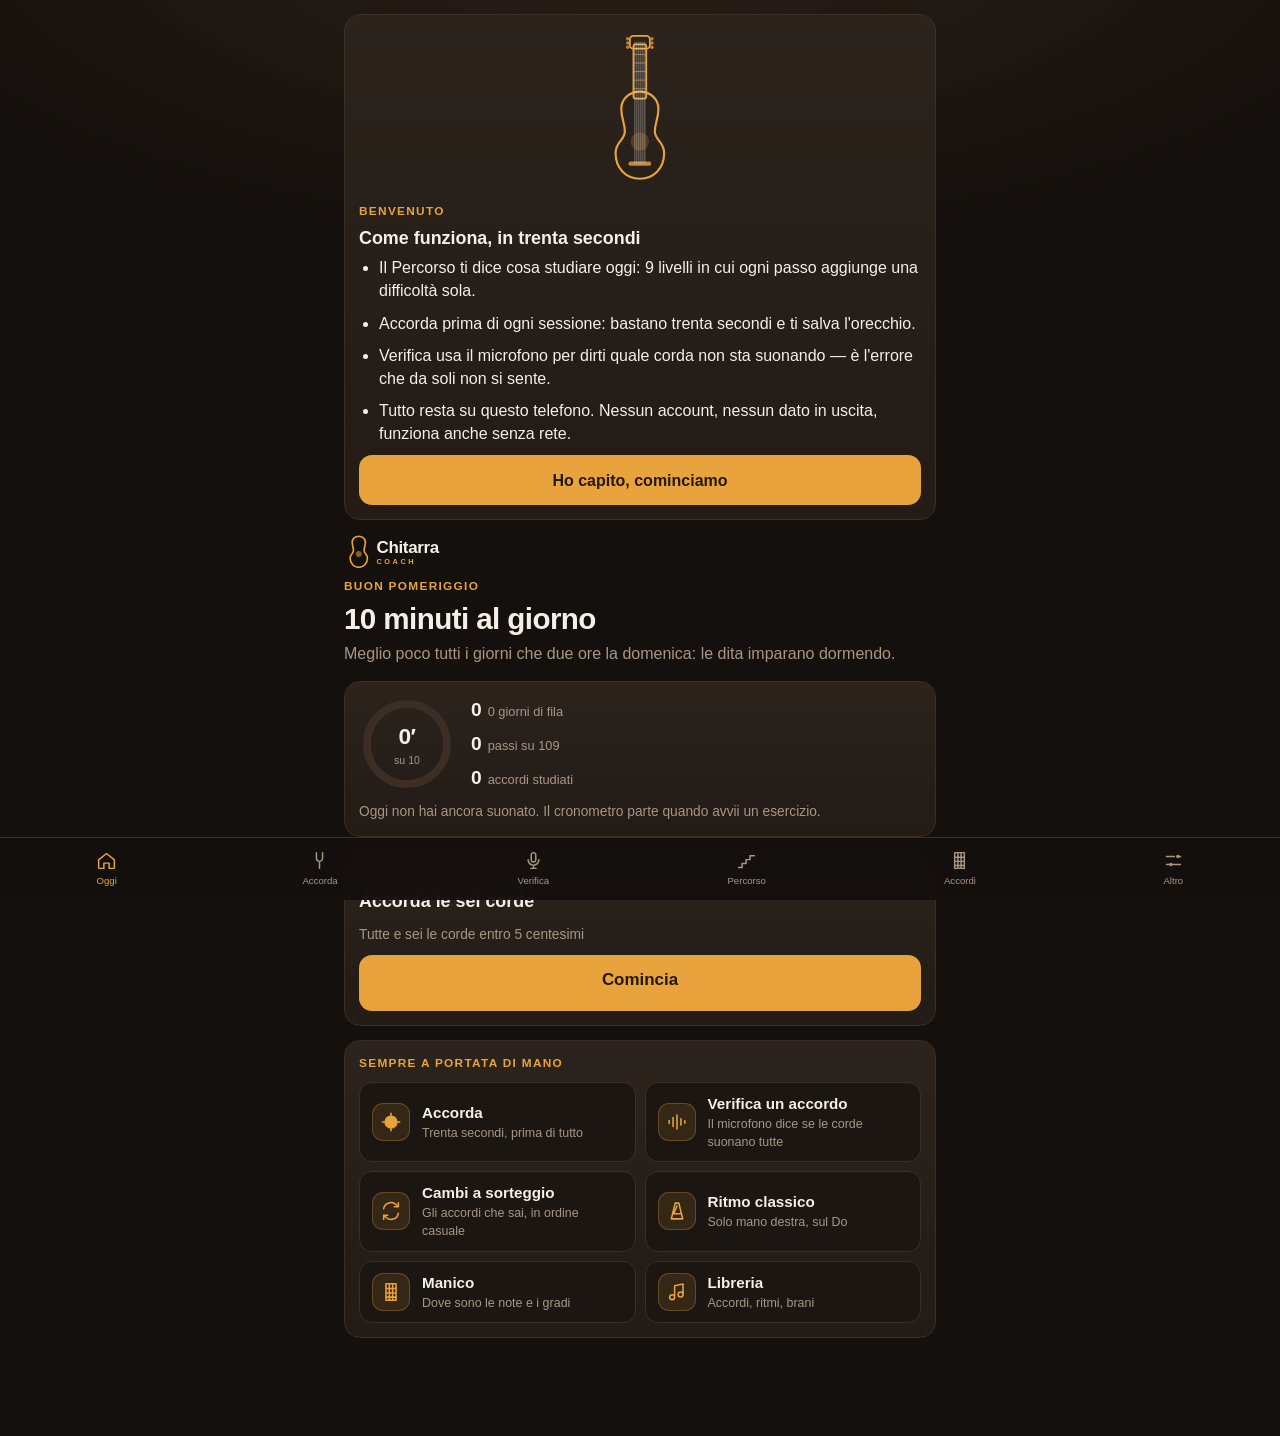
<file: index.html>
<!doctype html>
<html lang="it">
<head>
<meta charset="utf-8">
<title>Chitarra Coach</title>
<meta name="viewport" content="width=device-width, initial-scale=1, viewport-fit=cover">
<meta name="description" content="Accordatore e percorso di studio per chitarra acustica: accordi con diagrammi, barré, fingerpicking e verifica al microfono. Funziona senza rete.">
<meta name="theme-color" content="#14100d">
<meta name="color-scheme" content="dark light">

<!-- iOS: senza queste l'app aggiunta alla Home si apre come una scheda di Safari -->
<meta name="mobile-web-app-capable" content="yes">
<meta name="apple-mobile-web-app-capable" content="yes">
<meta name="apple-mobile-web-app-status-bar-style" content="black-translucent">
<meta name="apple-mobile-web-app-title" content="Chitarra">
<meta name="format-detection" content="telephone=no">

<link rel="manifest" href="app.webmanifest">
<link rel="icon" href="icons/icon-192.png" sizes="192x192" type="image/png">
<link rel="apple-touch-icon" href="icons/icon-180.png">
<link rel="stylesheet" href="css/app.css">
</head>
<body data-vista="oggi">

<main id="contenuto" role="main"></main>

<nav id="tabbar" aria-label="Sezioni"></nav>

<noscript>
  <p style="padding:1.5rem;color:#f4ece4">
    Questa app ha bisogno di JavaScript: l'accordatore misura il suono del microfono
    direttamente nel telefono, non c'è un server che possa farlo al posto tuo.
  </p>
</noscript>

<script type="module" src="js/main.js"></script>

<script>
// Rete di sicurezza per gli aggiornamenti. NON è paranoia preventiva: è già successo.
//
// Dopo un rilascio, il telefono che ha l'app installata resta per un caricamento sotto il
// service worker VECCHIO. Quello serve dalla cache i moduli che conosce e va in rete per
// quelli nuovi: il risultato è un miscuglio di due versioni, un modulo che chiede un
// export che nell'altra non esiste, e una pagina BIANCA senza spiegazione.
//
// Questo script è inline dentro index.html, che per le navigazioni si prende sempre dalla
// rete: quindi è l'unico pezzo di codice garantito aggiornato, e può rimediare.
(function () {
  var CHIAVE = 'chit-riparazione';
  function riparaUnaVolta(motivo) {
    if (sessionStorage.getItem(CHIAVE)) return;      // una sola volta: mai un ciclo di ricariche
    sessionStorage.setItem(CHIAVE, motivo);
    var lavori = [];
    if (navigator.serviceWorker) {
      lavori.push(navigator.serviceWorker.getRegistrations()
        .then(function (l) { return Promise.all(l.map(function (r) { return r.unregister(); })); }));
    }
    if (window.caches) {
      lavori.push(caches.keys().then(function (n) { return Promise.all(n.map(function (k) { return caches.delete(k); })); }));
    }
    Promise.all(lavori).catch(function () {}).then(function () { location.reload(); });
  }

  window.addEventListener('error', function (e) {
    var m = String((e && e.message) || '');
    if (/module|import|export/i.test(m)) riparaUnaVolta('moduli incoerenti');
  });

  // Se dopo qualche secondo non è comparso niente, qualcosa è andato storto comunque.
  setTimeout(function () {
    var c = document.getElementById('contenuto');
    if (c && c.children.length === 0) riparaUnaVolta('pagina rimasta vuota');
  }, 4000);

  if (sessionStorage.getItem(CHIAVE)) {
    window.addEventListener('load', function () {
      var c = document.getElementById('contenuto');
      if (c && c.children.length) sessionStorage.removeItem(CHIAVE);
    });
  }
})();
</script>
</body>
</html>
</file>
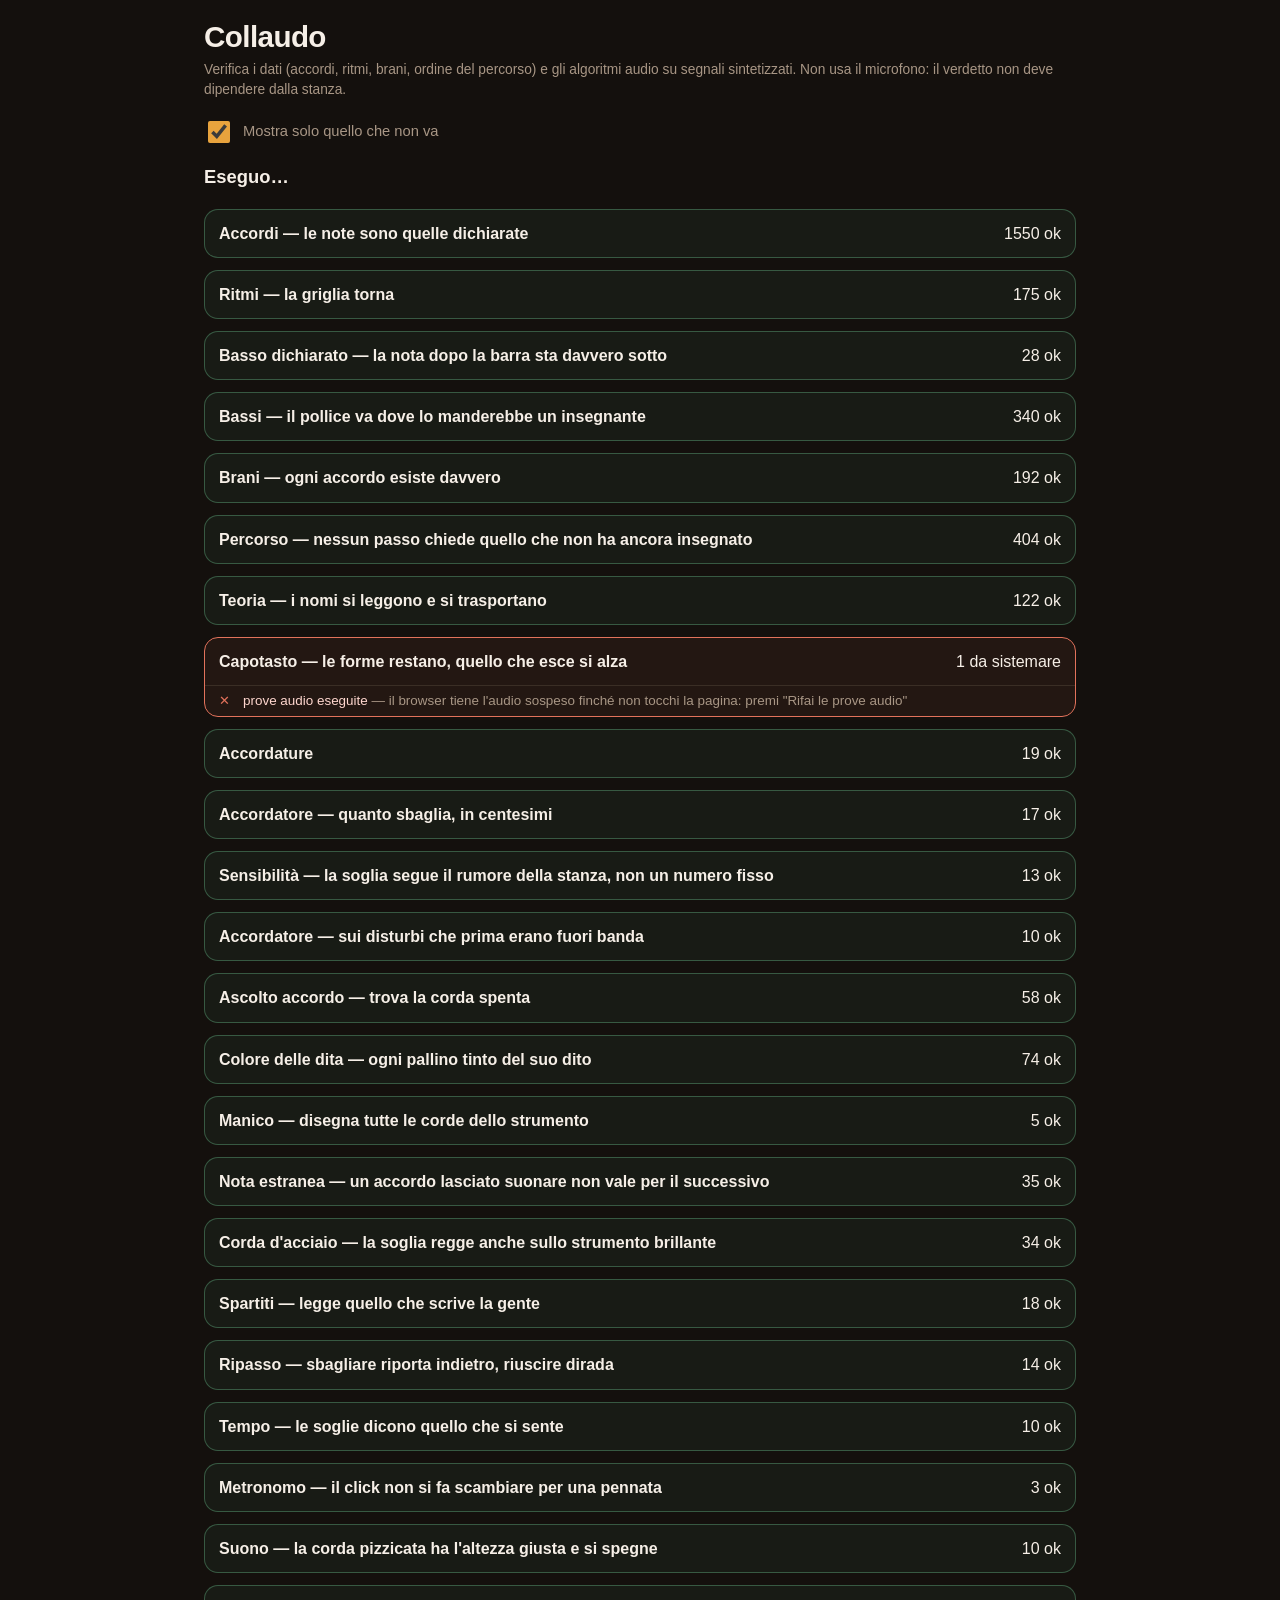
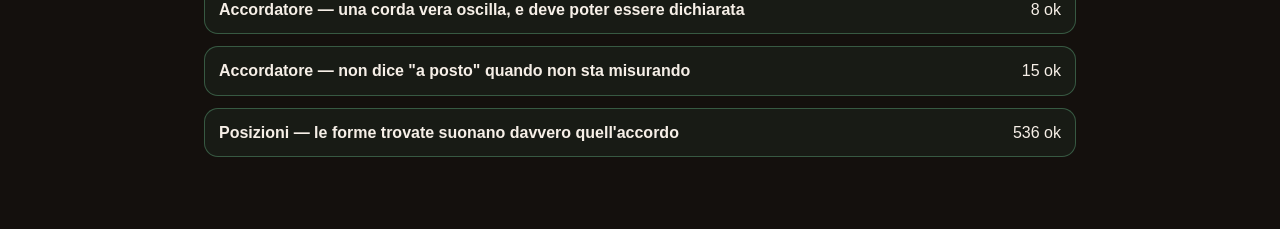
<file: collaudo.html>
<!doctype html>
<html lang="it">
<head>
<meta charset="utf-8">
<title>Chitarra Coach — collaudo</title>
<meta name="viewport" content="width=device-width, initial-scale=1">
<link rel="icon" href="icons/icon-192.png" sizes="192x192" type="image/png">
<link rel="stylesheet" href="css/app.css">
<style>
  body { background: #14100d; }
  #esito { max-width: 900px; margin: 0 auto; padding: 20px 14px 60px; }
  .gruppo { border: 1px solid var(--linea); border-radius: 14px; margin-bottom: 12px; overflow: hidden; }
  .gruppo > summary { padding: 12px 14px; cursor: pointer; display: flex; justify-content: space-between; gap: 10px; align-items: center; }
  .gruppo > summary::-webkit-details-marker { display: none; }
  .gruppo.verde { background: rgba(111,207,151,.06); border-color: rgba(111,207,151,.35); }
  .gruppo.rosso { background: rgba(226,114,91,.07); border-color: var(--rosso); }
  .prova { display: flex; gap: 8px; padding: 5px 14px; font-size: .84rem; border-top: 1px solid var(--linea); }
  .prova .segno { flex: 0 0 16px; }
  .prova.no { color: #ffd7cf; }
  .prova.no .segno { color: var(--rosso); }
  .prova.si .segno { color: var(--verde); }
  .prova .dett { color: var(--dim); }
  #riassunto { font-size: 1.15rem; font-weight: 700; margin: 10px 0 18px; }
  .solo-falliti .prova.si { display: none; }
  /* Le misure restano visibili anche col filtro: sono i numeri da cui si derivano le
     soglie, e nasconderli col resto delle prove riuscite significa non poterle tarare. */
  .solo-falliti .prova.si.misura { display: flex; }
  .prova.misura .segno { color: var(--turchese); }
  .prova.misura .dett { color: var(--testo); }
</style>
</head>
<body>
<div id="esito">
  <h1>Collaudo</h1>
  <p class="dim piccolo">Verifica i dati (accordi, ritmi, brani, ordine del percorso) e gli algoritmi audio
  su segnali sintetizzati. Non usa il microfono: il verdetto non deve dipendere dalla stanza.</p>
  <label class="opzione"><input type="checkbox" id="filtro" checked> <span>Mostra solo quello che non va</span></label>
  <div id="riassunto">Eseguo…</div>
  <button id="rifai" class="bottone" type="button" style="display:none">Rifai le prove audio</button>
  <div id="gruppi"></div>
</div>
<script type="module">
  import { esegui } from './js/collaudo.js';

  const contenitore = document.getElementById('gruppi');
  const riassunto = document.getElementById('riassunto');
  const filtro = document.getElementById('filtro');
  const applica = () => contenitore.classList.toggle('solo-falliti', filtro.checked);
  filtro.addEventListener('change', applica);
  applica();

  const disegna = (g, falliti) => {
    const d = document.createElement('details');
    d.className = `gruppo ${falliti ? 'rosso' : 'verde'}`;
    if (falliti) d.open = true;
    const s = document.createElement('summary');
    s.innerHTML = `<strong>${g.nome}</strong><span>${falliti ? `${falliti} da sistemare` : `${g.prove.length} ok`}</span>`;
    d.appendChild(s);
    g.prove.forEach((p) => {
      const r = document.createElement('div');
      r.className = `prova ${p.esito ? 'si' : 'no'}${p.misura ? ' misura' : ''}`;
      const segno = p.misura ? '▸' : (p.esito ? '✓' : '✕');
      r.innerHTML = `<span class="segno">${segno}</span><span>${p.titolo}${p.dettaglio ? ` <span class="dett">— ${p.dettaglio}</span>` : ''}</span>`;
      d.appendChild(r);
    });
    contenitore.appendChild(d);
  };

  const rifai = document.getElementById('rifai');

  function gira() {
    contenitore.replaceChildren();
    riassunto.textContent = 'Eseguo…';
    riassunto.style.color = '';
    window.__collaudo = null;
    return esegui(disegna).then(({ totali, falliti }) => {
      riassunto.textContent = falliti
        ? `${falliti} prove fallite su ${totali}`
        : `Tutte e ${totali} le prove passano`;
      riassunto.style.color = falliti ? 'var(--rosso)' : 'var(--verde)';
      // Le prove audio non partono senza un gesto dell'utente, e non si misurano se la
      // scheda e nascosta: in tutti e due i casi lo si dice e si offre il pulsante,
      // invece di far sembrare rotto l'accordatore. Sono due condizioni dell'AMBIENTE,
      // e confonderle con un difetto del programma manda a cercare nel posto sbagliato.
      const sospeso = [...document.querySelectorAll('.prova.no')]
        .some((e) => /audio sospeso|PROVA NON ESEGUITA/.test(e.textContent));
      rifai.style.display = sospeso ? 'block' : 'none';
      window.__collaudo = { totali, falliti, audioSospeso: sospeso };
    });
  }

  rifai.addEventListener('click', gira);
  gira();
</script>
</body>
</html>
</file>
<file: css/app.css>
/* Chitarra Coach — foglio di stile unico, nessun font esterno.
   Tema scuro caldo (la chitarra è legno). Progettato sul 390×844 dell'iPhone 13 Pro:
   niente hover come unico segnale, bersagli tattili da 44 px, aree sicure rispettate. */

:root {
  --sfondo: #14100d;
  --sfondo2: #1b1612;
  --scheda: #221b16;
  --scheda2: #2b231c;
  --linea: #3a2e25;
  --testo: #f6efe7;
  --dim: #a89685;
  --ambra: #e8a33d;
  --ambra-scura: #8a5f1d;
  --verde: #6fcf97;
  --rosso: #e2725b;
  --turchese: #4fc3c7;
  /* Un colore per dito. Le tinte sono distanti sulla ruota (≈40°, 183°, 275°, 345°)
     perché due dita vicine di tinta si confondono proprio quando servono: mentre
     guardi la mano e sbirci lo schermo con la coda dell'occhio.
     Il numero resta SEMPRE dentro il pallino: il colore è un acceleratore, non
     l'unico portatore dell'informazione — chi non distingue le tinte non deve
     perdere niente. */
  --dito-1: #e8a33d;   /* indice   */
  --dito-2: #45c0c8;   /* medio    */
  --dito-3: #b48bd8;   /* anulare  */
  --dito-4: #e8798f;   /* mignolo  */
  --dito-p: #cbb69d;   /* pollice (mano destra, negli arpeggi) */
  --su-dito: #231a12;  /* il testo dentro il pallino */
  --raggio: 16px;
  --barra-h: 62px;
  --ui: -apple-system, BlinkMacSystemFont, 'Segoe UI', Roboto, Helvetica, Arial, sans-serif;
}

/* Tema chiaro: stessa gerarchia, non un semplice inverso. I contrasti sono ricalcolati
   perché l'ambra su fondo chiaro sparisce, e i diagrammi devono restare leggibili al sole. */
/* `color-scheme` decide come il sistema disegna caselle, menù e cursori. Restando su
   "dark" anche col tema chiaro, le caselle di spunta escono nere su fondo crema. */
:root[data-tema="scuro"] { color-scheme: dark; }
:root[data-tema="chiaro"] { color-scheme: light; }

:root[data-tema="chiaro"] {
  --sfondo: #f7f1e8;
  --sfondo2: #efe6d9;
  --scheda: #fffaf3;
  --scheda2: #fdf6ec;
  --linea: #ddcfbc;
  --testo: #2a2119;
  --dim: #7c6a58;
  --ambra: #b7761a;
  --ambra-scura: #d9a45c;
  --verde: #2f8a5b;
  --rosso: #bf4a34;
  --turchese: #1f8a90;
  /* Le stesse quattro tinte, scurite: su fondo crema quelle chiare sbiadiscono e il
     numero dentro il pallino smette di leggersi. */
  --dito-1: #c07f16;
  --dito-2: #1b929a;
  --dito-3: #8154bd;
  --dito-4: #ca4762;
  --dito-p: #9d8362;
  --su-dito: #fff8ec;
}

* { box-sizing: border-box; }

html, body {
  margin: 0;
  padding: 0;
  background: var(--sfondo);
  color: var(--testo);
  font-family: var(--ui);
  font-size: 16px;
  line-height: 1.45;
  -webkit-text-size-adjust: 100%;
  overscroll-behavior-y: none;
}

body {
  min-height: 100dvh;
  /* Sfumatura calda in alto: dà profondità senza immagini da scaricare. */
  background-image: radial-gradient(120% 70% at 50% -10%, #2a1f16 0%, var(--sfondo) 55%);
  background-attachment: fixed;
}
:root[data-tema="chiaro"] body {
  background-image: radial-gradient(120% 70% at 50% -10%, #fff8ec 0%, var(--sfondo) 60%);
}
:root[data-tema="chiaro"] #tabbar { background: rgba(247, 241, 232, .93); }
:root[data-tema="chiaro"] .d-capotasto,
:root[data-tema="chiaro"] .m-capotasto { fill: #6b5540; }
:root[data-tema="chiaro"] .d-tasto,
:root[data-tema="chiaro"] .m-tasto { stroke: #b7a189; }
:root[data-tema="chiaro"] .d-corda,
:root[data-tema="chiaro"] .m-corda { stroke: #8e7660; }
:root[data-tema="chiaro"] .d-dito,
:root[data-tema="chiaro"] .m-nota text { fill: #fff8ec; }
:root[data-tema="chiaro"] .d-vuota { stroke: #6b5540; }
:root[data-tema="chiaro"] .d-muta { stroke: #6b5540; }
:root[data-tema="chiaro"] .tn-tacche span,
:root[data-tema="chiaro"] .tn-verso { color: #9a8571; }
:root[data-tema="chiaro"] .bottone { color: #fff8ec; }
:root[data-tema="chiaro"] .chip.attiva,
:root[data-tema="chiaro"] .passo.corrente .passo-icona,
:root[data-tema="chiaro"] .es-mappa .bat.attiva,
:root[data-tema="chiaro"] .luce.accesa { color: #fff8ec; }
:root[data-tema="chiaro"] .es-mappa .bat.attiva small,
:root[data-tema="chiaro"] .es-mappa .bat.attiva strong { color: #fff8ec; }

#contenuto {
  max-width: 620px;
  margin: 0 auto;
  padding:
    calc(env(safe-area-inset-top) + 14px)
    calc(env(safe-area-inset-right) + 14px)
    calc(env(safe-area-inset-bottom) + var(--barra-h) + 22px)
    calc(env(safe-area-inset-left) + 14px);
}

h1 { font-size: 1.6rem; line-height: 1.15; margin: 0 0 6px; letter-spacing: -0.02em; }
h2 { font-size: 1.12rem; margin: 0 0 8px; }
h2.senza-margine { margin: 2px 0 4px; }
.piccolo-titolo { font-size: 0.95rem; margin: 14px 0 6px; color: var(--dim); font-weight: 600; }
p { margin: 0 0 10px; }
p:last-child { margin-bottom: 0; }
a { color: var(--ambra); text-decoration: none; }

.dim { color: var(--dim); }
.piccolo { font-size: 0.86rem; }
.blocco { display: block; }
.ok { color: var(--verde); }
.errore { color: var(--rosso); }
.nascosto { display: none !important; }

.occhiello {
  font-size: 0.74rem;
  text-transform: uppercase;
  letter-spacing: 0.11em;
  color: var(--ambra);
  margin: 0 0 6px;
  font-weight: 700;
}

.testa-pagina { margin: 4px 0 16px; }
.testa-riga { margin: 0 0 6px; }

.indietro {
  display: inline-flex;
  align-items: center;
  gap: 5px;
  min-height: 44px;
  color: var(--dim);
  font-size: 0.92rem;
}
.indietro span { font-size: 1.3rem; line-height: 1; }

/* ── schede ─────────────────────────────────────────────────────────────── */

.scheda {
  background: linear-gradient(180deg, var(--scheda2), var(--scheda));
  border: 1px solid var(--linea);
  border-radius: var(--raggio);
  padding: 14px;
  margin: 0 0 14px;
}
.scheda > * + * { margin-top: 10px; }

.riga-tra { display: flex; justify-content: space-between; align-items: baseline; gap: 10px; }
.riga-campi { display: flex; gap: 10px; }
.riga-campi > * { flex: 1; }

/* ── comandi ────────────────────────────────────────────────────────────── */

.bottone {
  display: block;
  width: 100%;
  min-height: 50px;
  padding: 13px 16px;
  border: 0;
  border-radius: 13px;
  background: var(--ambra);
  color: #23180a;
  font: inherit;
  font-weight: 700;
  text-align: center;
  cursor: pointer;
  -webkit-tap-highlight-color: transparent;
}
.bottone.grande { min-height: 56px; font-size: 1.06rem; }
.bottone.sottile {
  background: transparent;
  color: var(--testo);
  border: 1px solid var(--linea);
  font-weight: 600;
}
.bottone.pericolo { background: transparent; color: var(--rosso); border: 1px solid var(--rosso); }
.bottone:disabled { opacity: 0.45; }
.bottone:active { transform: scale(0.985); }
.bottone.giusta { border-color: var(--verde); color: var(--verde); }
.bottone.sbagliata { border-color: var(--rosso); color: var(--rosso); }

.campo {
  width: 100%;
  min-height: 46px;
  padding: 11px 12px;
  border-radius: 11px;
  border: 1px solid var(--linea);
  background: var(--sfondo2);
  color: var(--testo);
  font: inherit;
  font-size: 16px;         /* sotto i 16px iOS zooma da solo al focus */
}
select.campo { appearance: none; background-image: none; }

.opzione {
  display: flex;
  align-items: center;
  gap: 10px;
  min-height: 44px;
  font-size: 0.92rem;
  color: var(--dim);
}
.opzione input { width: 22px; height: 22px; accent-color: var(--ambra); }

.cursore { width: 100%; height: 44px; accent-color: var(--ambra); background: transparent; }

.barra {
  height: 8px;
  background: var(--sfondo2);
  border-radius: 99px;
  overflow: hidden;
  border: 1px solid var(--linea);
}
.barra > span { display: block; height: 100%; background: linear-gradient(90deg, var(--ambra-scura), var(--ambra)); transition: width 0.25s; }

.avviso {
  border-radius: 11px;
  padding: 11px 12px;
  font-size: 0.88rem;
  border: 1px solid var(--linea);
  background: var(--sfondo2);
}
.avviso.errore { border-color: var(--rosso); color: #ffd7cf; }
.avviso.attenzione { border-color: var(--ambra-scura); color: #ffe6bd; }
.avviso.neutro { color: var(--dim); }

.consiglio {
  border-left: 3px solid var(--ambra);
  padding: 2px 0 2px 12px;
  color: #f0e2cd;
  font-size: 0.94rem;
}

.elenco { margin: 0; padding-left: 20px; }
.elenco li { margin-bottom: 9px; }
.elenco-magro { list-style: none; margin: 0; padding: 0; }
.elenco-magro li { border-top: 1px solid var(--linea); }
.elenco-magro li:first-child { border-top: 0; }
.elenco-magro a { display: block; padding: 11px 0; min-height: 44px; }

/* ── barra delle sezioni ────────────────────────────────────────────────── */

#tabbar {
  position: fixed;
  left: 0; right: 0; bottom: 0;
  display: flex;
  background: rgba(20, 16, 13, 0.93);
  backdrop-filter: blur(14px);
  -webkit-backdrop-filter: blur(14px);
  border-top: 1px solid var(--linea);
  padding-bottom: env(safe-area-inset-bottom);
  z-index: 20;
}
.tab {
  flex: 1;
  min-height: var(--barra-h);
  display: flex;
  flex-direction: column;
  align-items: center;
  justify-content: center;
  gap: 3px;
  color: var(--dim);
  font-size: 0.6rem;          /* sei sezioni su 375 px: 62 px a testa, l'etichetta deve starci */
  letter-spacing: 0;
  text-align: center;
  -webkit-tap-highlight-color: transparent;
}
.tab svg { width: 21px; height: 21px; fill: none; stroke: currentColor; stroke-width: 1.7; stroke-linecap: round; stroke-linejoin: round; }
.tab.attivo { color: var(--ambra); }

/* ── diagramma accordo ──────────────────────────────────────────────────── */

.diagramma { width: 100%; height: auto; display: block; }
.d-capotasto { fill: #e9dcc9; }
.d-tasto { stroke: #6d5945; stroke-width: 1.6; }
.d-corda { stroke: #8d7862; stroke-width: 1.5; }
.d-punto { fill: var(--ambra); }
.d-barre { fill: var(--ambra); opacity: 0.92; }
.d-dito { fill: var(--su-dito); font: 700 11px var(--ui); text-anchor: middle; }

/* Il colore compare SOLO dove si mostrano anche i numeri delle dita. Nelle miniature
   degli elenchi i numeri non ci sono, e ottantacinque accordi a quattro colori
   diventerebbero coriandoli: lì il pallino resta ambra. */
.d-punto.dito-1, .d-barre.dito-1 { fill: var(--dito-1); }
.d-punto.dito-2, .d-barre.dito-2 { fill: var(--dito-2); }
.d-punto.dito-3, .d-barre.dito-3 { fill: var(--dito-3); }
.d-punto.dito-4, .d-barre.dito-4 { fill: var(--dito-4); }

.legenda-dita { display: flex; flex-wrap: wrap; gap: 7px; }
.tacca-dito {
  display: inline-flex;
  align-items: center;
  gap: 6px;
  font-size: .76rem;
  color: var(--dim);
  border: 1px solid var(--linea);
  border-radius: 99px;
  padding: 3px 10px 3px 4px;
}
.tacca-dito i {
  width: 20px;
  height: 20px;
  border-radius: 50%;
  display: inline-flex;
  align-items: center;
  justify-content: center;
  font-style: normal;
  font-weight: 800;
  font-size: .72rem;
  color: var(--su-dito);
}
.tacca-dito.d1 i { background: var(--dito-1); }
.tacca-dito.d2 i { background: var(--dito-2); }
.tacca-dito.d3 i { background: var(--dito-3); }
.tacca-dito.d4 i { background: var(--dito-4); }
.tacca-dito.dp i { background: var(--dito-p); }

/* Le stesse tinte per la mano destra negli arpeggi: stesso dito, stesso colore.
   i = indice come il dito 1, m = medio come il 2, a = anulare come il 3. */
.cella.s-dito .cella-freccia.dito-p { color: var(--dito-p); }
.cella.s-dito .cella-freccia.dito-i { color: var(--dito-1); }
.cella.s-dito .cella-freccia.dito-m { color: var(--dito-2); }
.cella.s-dito .cella-freccia.dito-a { color: var(--dito-3); }
.cella.s-dito .cella-freccia.dito-misto {
  background: linear-gradient(90deg, var(--dito-p), var(--dito-3));
  -webkit-background-clip: text;
  background-clip: text;
  color: transparent;
}

.nc .nc-dito { font-weight: 700; }
.nc .nc-dito.dito-1 { color: var(--dito-1); }
.nc .nc-dito.dito-2 { color: var(--dito-2); }
.nc .nc-dito.dito-3 { color: var(--dito-3); }
.nc .nc-dito.dito-4 { color: var(--dito-4); }
.d-vuota { fill: none; stroke: #cbb69d; stroke-width: 1.8; }
.d-muta { stroke: #9a8875; stroke-width: 2; stroke-linecap: round; }
.d-corda-nome { fill: var(--dim); font: 600 10px var(--ui); text-anchor: middle; }
.d-posizione { fill: var(--ambra); font: 700 11px var(--ui); }

.scheda-accordo { text-align: center; }
.sa-nome { font-weight: 800; font-size: 1.05rem; margin-bottom: 4px; }
.sa-sub { color: var(--dim); font-size: 0.74rem; margin-top: 2px; }

.accordo-grande { max-width: 210px; margin: 0 auto; }

.note-corde { display: grid; grid-template-columns: repeat(4, 1fr); gap: 8px; }
.nc {
  background: var(--sfondo2);
  border: 1px solid var(--linea);
  border-radius: 10px;
  padding: 8px 4px;
  text-align: center;
  font-size: 0.76rem;
}
.nc small { display: block; color: var(--ambra); font-weight: 700; font-size: 0.86rem; }
.nc strong { display: block; font-size: 0.74rem; font-weight: 600; }
/* Ogni informazione sulla sua riga: da inline la nota e il dito si attaccavano e
   uscivano parole come "Solanulare". */
.nc span { display: block; line-height: 1.35; }

/* ── griglia libreria ───────────────────────────────────────────────────── */

.chips { display: flex; flex-wrap: wrap; gap: 7px; }
.chip {
  border: 1px solid var(--linea);
  background: var(--sfondo2);
  color: var(--dim);
  border-radius: 99px;
  padding: 9px 13px;
  min-height: 40px;
  font: inherit;
  font-size: 0.82rem;
  cursor: pointer;
  -webkit-tap-highlight-color: transparent;
}
.chip.attiva { background: var(--ambra); color: #23180a; border-color: var(--ambra); font-weight: 700; }

.griglia-accordi {
  display: grid;
  grid-template-columns: repeat(auto-fill, minmax(104px, 1fr));
  gap: 10px;
  margin-bottom: 14px;
}
.cella-accordo {
  background: var(--scheda);
  border: 1px solid var(--linea);
  border-radius: 13px;
  padding: 9px 7px;
  color: var(--testo);
  text-align: center;
}
.ca-nome { display: flex; align-items: center; justify-content: center; gap: 5px; }
.ca-nome strong { font-size: 1rem; }
.punti { color: var(--ambra-scura); font-size: 0.6rem; letter-spacing: 1px; }
.cella-accordo small { display: block; margin-top: 3px; font-size: 0.66rem; }

.fila-accordi { display: flex; gap: 10px; overflow-x: auto; padding-bottom: 4px; -webkit-overflow-scrolling: touch; }
.mini { flex: 0 0 84px; text-align: center; color: var(--testo); }
.mini strong { font-size: 0.86rem; }

.ritmo-inline { display: block; color: var(--ambra); letter-spacing: 3px; font-size: 0.95rem; }

/* ── oggi ───────────────────────────────────────────────────────────────── */

.oggi-riga { display: flex; align-items: center; gap: 16px; }
.anello-box { flex: 0 0 96px; }
.anello-wrap { position: relative; width: 96px; height: 96px; }
.anello { width: 96px; height: 96px; transform: rotate(-90deg); }
.an-sfondo { fill: none; stroke: var(--linea); stroke-width: 9; }
.an-arco { fill: none; stroke: var(--ambra); stroke-width: 9; stroke-linecap: round; transition: stroke-dashoffset 0.4s; }
.anello-testo {
  position: absolute;
  inset: 0;
  display: flex;
  flex-direction: column;
  align-items: center;
  justify-content: center;
}
.anello-testo strong { font-size: 1.42rem; letter-spacing: -0.02em; }
.anello-testo small { color: var(--dim); font-size: 0.66rem; }

.oggi-numeri { display: grid; gap: 6px; flex: 1; }
.oggi-numeri strong { font-size: 1.2rem; margin-right: 6px; }
.oggi-numeri small { color: var(--dim); font-size: 0.8rem; }

.griglia-scorciatoie { display: grid; gap: 9px; }
.scorciatoia {
  display: flex;
  align-items: center;
  gap: 12px;
  min-height: 56px;
  padding: 10px 12px;
  border: 1px solid var(--linea);
  border-radius: 13px;
  background: var(--sfondo2);
  color: var(--testo);
}
.sc-emoji { font-size: 1.4rem; }
.scorciatoia strong { display: block; font-size: 0.95rem; }
.scorciatoia small { display: block; font-size: 0.78rem; }

/* ── percorso ───────────────────────────────────────────────────────────── */

.livello {
  background: var(--scheda);
  border: 1px solid var(--linea);
  border-radius: var(--raggio);
  margin-bottom: 12px;
  overflow: hidden;
}
.livello > summary {
  padding: 13px 14px;
  cursor: pointer;
  list-style: none;
  min-height: 56px;
}
.livello > summary::-webkit-details-marker { display: none; }
.liv-testa { display: flex; justify-content: space-between; align-items: flex-start; gap: 10px; margin-bottom: 9px; }
.liv-testa strong { font-size: 0.99rem; }
.liv-conta {
  flex: 0 0 auto;
  background: var(--sfondo2);
  border: 1px solid var(--linea);
  border-radius: 99px;
  padding: 3px 9px;
  font-size: 0.78rem;
  color: var(--dim);
}
.liv-conta.ok { color: var(--verde); border-color: var(--verde); }

.passi { list-style: none; margin: 0; padding: 0 14px 8px; }
.passo { border-top: 1px solid var(--linea); }
.passo a { display: flex; align-items: center; gap: 11px; padding: 11px 0; min-height: 54px; color: var(--testo); }
.passo-icona {
  flex: 0 0 30px;
  height: 30px;
  border-radius: 9px;
  background: var(--sfondo2);
  border: 1px solid var(--linea);
  display: flex;
  align-items: center;
  justify-content: center;
  font-size: 0.95rem;
}
.passo.fatto .passo-icona { color: var(--verde); border-color: var(--verde); }
.passo.fatto .passo-testo strong { color: var(--dim); }
.passo.corrente .passo-icona { background: var(--ambra); border-color: var(--ambra); }
.passo-testo { flex: 1; min-width: 0; }
.passo-testo strong { display: block; font-size: 0.94rem; }
.passo-testo small { display: block; font-size: 0.76rem; }
.passo-freccia { color: var(--dim); font-size: 1.3rem; }

/* ── esercizio ──────────────────────────────────────────────────────────── */

.es-palco { display: grid; gap: 12px; }
.es-palco.duetto, .es-duo { grid-template-columns: 1.35fr 1fr; align-items: start; gap: 12px; display: grid; }
.es-accordo { position: relative; }
.es-accordo.prossimo { opacity: 0.5; }
.es-etichetta {
  display: block;
  font-size: 0.66rem;
  text-transform: uppercase;
  letter-spacing: 0.1em;
  color: var(--dim);
  margin-bottom: 3px;
  text-align: center;
}
.es-palco.ritmo { grid-template-columns: 110px 1fr; align-items: center; }
.es-vuote {
  border: 1px dashed var(--linea);
  border-radius: 12px;
  padding: 22px 8px;
  text-align: center;
  color: var(--dim);
  font-size: 0.82rem;
}

.es-griglia { display: grid; grid-auto-flow: column; gap: 5px; }
.cella {
  border: 1px solid var(--linea);
  border-radius: 9px;
  background: var(--sfondo2);
  padding: 8px 2px 5px;
  text-align: center;
}
.cella-freccia { display: block; font-size: 1.2rem; line-height: 1; color: var(--ambra); }
.cella-conto { display: block; font-size: 0.66rem; color: var(--dim); margin-top: 3px; }
.cella.s-pausa .cella-freccia { color: var(--linea); }
.cella.s-chunk .cella-freccia { color: var(--rosso); }
.cella.s-basso .cella-freccia { color: var(--dito-p); }
.cella.s-su .cella-freccia { color: var(--turchese); }

.es-battiti { display: flex; gap: 5px; margin-top: 12px; }
.luce {
  flex: 1;
  height: 30px;
  border-radius: 8px;
  background: var(--sfondo2);
  border: 1px solid var(--linea);
  display: flex;
  align-items: center;
  justify-content: center;
  font-size: 0.68rem;
  color: var(--dim);
}
.luce.forte { border-color: #4b3b2c; }
.luce.accesa { background: var(--ambra); color: #23180a; border-color: var(--ambra); font-weight: 700; }

.es-riga-conta { display: flex; justify-content: space-between; align-items: baseline; }
.es-conta { font-size: 1.5rem; font-weight: 800; letter-spacing: -0.02em; }
.es-bpm { color: var(--ambra); font-size: 1.05rem; }
.es-comandi { margin-top: 4px; }
.es-giudizio p { font-size: 0.9rem; color: var(--dim); }
.es-scelte { display: grid; grid-template-columns: repeat(auto-fit, minmax(96px, 1fr)); gap: 8px; }
.es-scelte .bottone { width: auto; }

.es-mappa {
  display: flex;
  gap: 6px;
  overflow-x: auto;
  padding: 4px 0 8px;
  -webkit-overflow-scrolling: touch;
  scroll-snap-type: x proximity;
}
.es-mappa .bat {
  flex: 0 0 62px;
  scroll-snap-align: center;
  border: 1px solid var(--linea);
  border-radius: 10px;
  background: var(--sfondo2);
  padding: 7px 3px;
  text-align: center;
}
.es-mappa .bat small { display: block; font-size: 0.6rem; color: var(--dim); }
.es-mappa .bat strong { font-size: 0.92rem; }
.es-mappa .bat.attiva { background: var(--ambra); border-color: var(--ambra); }
.es-mappa .bat.attiva small, .es-mappa .bat.attiva strong { color: #23180a; }
.es-mappa.statica, .es-griglia.statica { opacity: 0.92; }

.anteprima-accordi { display: flex; gap: 12px; justify-content: center; flex-wrap: wrap; }
.ap { flex: 0 0 96px; text-align: center; }
.ap strong { display: block; font-size: 0.92rem; margin-bottom: 3px; }

.contatore {
  text-align: center;
  font-size: 2rem;
  font-weight: 800;
  letter-spacing: -0.02em;
}
.contatore.ok { color: var(--verde); }

.quiz-opzioni { display: grid; gap: 8px; }

/* ── accordatore ────────────────────────────────────────────────────────── */

.tn-misuratore { text-align: center; }
/* Grande davvero: l'accordatore si guarda da mezzo metro, con lo strumento in mano
   e le dita occupate. Se devi avvicinare la faccia allo schermo, non serve a niente. */
.tn-nota { font-size: 4.6rem; font-weight: 800; line-height: 1; letter-spacing: -0.035em; }
.tn-nota-it { color: var(--dim); font-size: 0.86rem; margin-top: 6px; min-height: 1.2em; }
.tn-hz, .tn-cent { color: var(--dim); font-size: 0.84rem; font-variant-numeric: tabular-nums; }
.tn-riga { display: flex; justify-content: space-between; margin-top: 8px; }

.tn-quadrante {
  position: relative;
  height: 108px;
  margin: 18px 0 6px;
  border-radius: 12px;
  background: var(--sfondo2);
  border: 1px solid var(--linea);
  overflow: hidden;
}
.tn-zona {
  position: absolute;
  left: 50%;
  transform: translateX(-50%);
  top: 0; bottom: 0;
  width: 9.6%;                      /* ±5 centesimi su una scala ±50 */
  background: rgba(111, 207, 151, 0.14);
  border-left: 1px solid rgba(111, 207, 151, 0.35);
  border-right: 1px solid rgba(111, 207, 151, 0.35);
}
.tn-tacche { position: absolute; inset: auto 6px 5px; display: flex; justify-content: space-between; }
.tn-tacche span { font-size: 0.6rem; color: #6b5947; }
.tn-lancetta {
  position: absolute;
  top: 8px; bottom: 20px;
  left: 50%;
  width: 4px;
  margin-left: -2px;
  border-radius: 3px;
  background: var(--ambra);
  box-shadow: 0 0 14px rgba(232, 163, 61, 0.5);
}
.tn-lancetta.fuori { background: var(--rosso); box-shadow: none; }
.tn-quadrante.ok { border-color: var(--verde); background: rgba(111, 207, 151, 0.08); }
.tn-quadrante.ok .tn-lancetta { background: var(--verde); box-shadow: 0 0 18px rgba(111, 207, 151, 0.55); }

/* L'istruzione grande. Mentre accordi guardi le mani: quello che deve arrivare
   con la coda dell'occhio è una parola e un colore, non una freccina. */
.tn-azione {
  font-size: 2.1rem;
  font-weight: 800;
  letter-spacing: .06em;
  line-height: 1.1;
  min-height: 1.15em;
  margin: 10px 0 2px;
}
/* A riposo l'istruzione non c'è: se tenesse lo spazio, sotto il quadrante resterebbe
   un buco di quaranta pixel che sembra un pezzo mancante. */
.tn-azione:empty { min-height: 0; margin: 0; }
.tn-azione.tira { color: var(--turchese); }
.tn-azione.allenta { color: var(--ambra); }
.tn-azione.quasi { opacity: .78; font-size: 1.7rem; }
.tn-azione.ok { color: var(--verde); }

.tn-verso { display: flex; justify-content: space-between; font-size: 0.86rem; color: #7b6752; }
.tn-freccia.acceso { color: var(--testo); font-weight: 700; }

.tn-quadrante.vicino { border-color: var(--ambra); }
.tn-quadrante.lontano { border-color: var(--rosso); }
.tn-quadrante.lontano .tn-lancetta { background: var(--rosso); box-shadow: none; }

/* Tenuta: la misura è ferma, e si vede che è ferma. Dare per viva una lettura di
   tre secondi fa è peggio che non darla. */
.tn-misuratore.tenuta .tn-nota,
.tn-misuratore.tenuta .tn-azione,
.tn-misuratore.tenuta .tn-quadrante { opacity: .52; }
.tn-misuratore.tenuta .tn-nota-it { color: var(--ambra); }

.tn-modo {
  font-size: .8rem;
  color: var(--dim);
  margin-top: 12px;
  padding: 8px 11px;
  border-radius: 10px;
  border: 1px dashed var(--linea);
}
.tn-modo.manuale { color: var(--ambra); border-color: var(--ambra); border-style: solid; }

/* Le sei corde stanno su UNA riga sola, nello stesso ordine dei diagrammi degli accordi:
   la 6ª a sinistra, la 1ª a destra. Prima erano una griglia da quattro colonne, quindi
   andavano a capo come "6 5 4 3 / 2 1" — una disposizione che non assomiglia a niente,
   e soprattutto contraddiceva i diagrammi della stessa app. Due linguaggi diversi per le
   stesse sei corde: chi accordava non riusciva a capire quale pizzicare. */
.tn-corde { display: grid; grid-template-columns: repeat(6, 1fr); gap: 5px; margin-top: 10px; }

/* Il filo grosso quanto la corda vera (proporzioni di una muta leggera). Il numero di
   corda va imparato; lo spessore si riconosce guardando lo strumento. */
.tn-filo {
  width: 76%;
  border-radius: 999px;
  background: color-mix(in srgb, var(--testo) 55%, transparent);
  margin-bottom: 5px;
}
.tn-corda.scelta .tn-filo { background: var(--ambra); }
.tn-corda.ok .tn-filo { background: var(--verde); }
.tn-corda {
  border-radius: 12px;
  border: 1px solid var(--linea);
  background: var(--sfondo2);
  color: var(--testo);
  overflow: hidden;
  display: flex;
  flex-direction: column;
}
.tn-corda-scegli {
  flex: 1;
  min-height: 62px;
  padding: 6px 2px;
  border: 0;
  background: transparent;
  color: inherit;
  font: inherit;
  display: flex;
  flex-direction: column;
  align-items: center;
  justify-content: center;
  gap: 1px;
  cursor: pointer;
  -webkit-tap-highlight-color: transparent;
}
.tn-corda-suona {
  min-height: 34px;
  border: 0;
  border-top: 1px solid var(--linea);
  background: rgba(232, 163, 61, .1);
  color: var(--ambra);
  font: inherit;
  font-size: 1rem;
  cursor: pointer;
  -webkit-tap-highlight-color: transparent;
}
.tn-corda-suona:active { background: rgba(232, 163, 61, .28); }
.tn-corda strong { font-size: 1.14rem; }
.tn-corda small { color: var(--dim); font-size: 0.64rem; }
.tn-spunta { color: var(--verde); font-size: 0.86rem; min-height: 1em; }
.tn-corda.scelta {
  border-color: var(--ambra);
  box-shadow: 0 0 0 2px var(--ambra);
  background: rgba(232, 163, 61, .12);
}
.tn-corda.ok { border-color: var(--verde); background: rgba(111, 207, 151, 0.09); }
/* Già accordata in questa sessione, ma adesso è scesa: non è come non averla mai fatta. */
.tn-corda.gia { border-color: rgba(111, 207, 151, .4); }
.tn-corda.gia .tn-spunta { color: rgba(111, 207, 151, .55); }

/* ── frecce avanti/indietro ─────────────────────────────────────────────── */

.frecce {
  display: flex;
  align-items: stretch;
  gap: 8px;
  margin: 0 0 12px;
}
.freccia {
  flex: 1;
  min-height: 48px;
  display: flex;
  align-items: center;
  gap: 7px;
  padding: 6px 12px;
  border: 1px solid var(--linea);
  border-radius: 12px;
  background: var(--sfondo2);
  color: var(--testo);
  font-size: .84rem;
  min-width: 0;
  -webkit-tap-highlight-color: transparent;
}
/* Il segno sta sempre dalla parte in cui si va: a sinistra per il precedente,
   a destra per il successivo. Al centro sarebbe una freccia che indica sé stessa. */
.freccia:last-child { flex-direction: row-reverse; justify-content: flex-start; text-align: right; }
.freccia:active { background: var(--scheda2); }
.freccia.vuota { border-color: transparent; background: transparent; }
.fr-segno { color: var(--ambra); font-size: 1.35rem; line-height: 1; flex: 0 0 auto; }
.fr-nome { overflow: hidden; text-overflow: ellipsis; white-space: nowrap; }
.fr-contesto {
  flex: 0 0 auto;
  align-self: center;
  font-size: .72rem;
  color: var(--dim);
  font-variant-numeric: tabular-nums;
}
.tn-corda.ok.scelta { box-shadow: 0 0 0 2px var(--ambra); }

/* Mentre l'app suona la nota giusta non sta misurando: si vede che è in pausa. */
.tn-misuratore.riferimento .tn-quadrante,
.tn-misuratore.riferimento .tn-azione { opacity: .3; }
.tn-misuratore.riferimento .tn-nota-it { color: var(--turchese); }

/* ── ascolto dell'accordo ───────────────────────────────────────────────── */

.note-corde.ascolto .nc { transition: background .18s, border-color .18s; }
.nc.stato-ok { border-color: var(--verde); background: rgba(111, 207, 151, .12); }
.nc.stato-no { border-color: var(--rosso); background: rgba(226, 114, 91, .12); }
.nc.non-giudicabile { opacity: .5; }
.nc-esito { font-size: 1.1rem !important; }
.nc.stato-ok .nc-esito { color: var(--verde); }
.nc.stato-no .nc-esito { color: var(--rosso); }

.verdetto { font-size: .95rem; min-height: 2.6em; }
.verdetto.ok { color: var(--verde); }
.verdetto.errore { color: #ffcabf; }

.barra-livello {
  height: 6px;
  border-radius: 99px;
  background: var(--sfondo2);
  border: 1px solid var(--linea);
  overflow: hidden;
}
.barra-livello > span { display: block; height: 100%; width: 0; background: var(--turchese); transition: width .06s linear; }

.classifica { display: grid; gap: 8px; }
.cl-riga {
  display: grid;
  grid-template-columns: 62px 1fr 38px 56px;
  align-items: center;
  gap: 8px;
  padding: 6px 8px;
  border: 1px solid var(--linea);
  border-radius: 11px;
  background: var(--sfondo2);
}
.cl-riga.primo { border-color: var(--ambra); }
.cl-riga strong { font-size: 1rem; }
.cl-barra { height: 8px; border-radius: 99px; background: var(--sfondo); overflow: hidden; }
.cl-barra > span { display: block; height: 100%; background: var(--ambra); }
.cl-riga .diagramma { width: 56px; }

.chroma { display: flex; align-items: flex-end; gap: 3px; height: 78px; margin-top: 10px; }
.ch-col { flex: 1; display: flex; flex-direction: column; justify-content: flex-end; align-items: center; height: 100%; }
.ch-barra { display: block; width: 100%; background: var(--turchese); border-radius: 3px 3px 0 0; min-height: 2px; }
.ch-col small { font-size: .56rem; color: var(--dim); margin-top: 3px; }

.rivelato { margin-top: 10px; }
.accordo-medio { max-width: 150px; margin: 0 auto 8px; }

/* ── manico ─────────────────────────────────────────────────────────────── */

.manico-box { overflow-x: auto; -webkit-overflow-scrolling: touch; padding-bottom: 6px; }
.manico { width: 100%; height: auto; display: block; }
.m-capotasto { fill: #e9dcc9; }
.m-tasto { stroke: #6d5945; stroke-width: 1.4; }
.m-corda { stroke: #8d7862; stroke-width: 1.2; }
.m-segno { fill: #4b3b2c; }
.m-etichetta { fill: var(--ambra); font: 700 12px var(--ui); text-anchor: middle; }
.m-numero { fill: var(--dim); font: 500 9px var(--ui); text-anchor: middle; }
.m-nota circle { fill: var(--ambra-scura); }
.m-nota text { fill: #2a1c08; font: 700 10px var(--ui); text-anchor: middle; }
.m-nota.radice circle { fill: var(--ambra); }

.fila-gradi { display: flex; gap: 7px; overflow-x: auto; padding-bottom: 4px; }
.grado {
  flex: 0 0 auto;
  min-width: 58px;
  text-align: center;
  padding: 7px 8px;
  border: 1px solid var(--linea);
  border-radius: 10px;
  background: var(--sfondo2);
  color: var(--testo);
}
.grado small { display: block; color: var(--ambra); font-size: .68rem; font-weight: 700; }
.grado.assente { opacity: .45; }
.bottone-grado { font: inherit; cursor: pointer; min-height: 56px; -webkit-tap-highlight-color: transparent; }
.bottone-grado:active { transform: scale(.96); }
.bottone-grado:disabled { cursor: default; }
.bat.cliccabile { cursor: pointer; }
.bat.cliccabile:active { opacity: .5; }
.mini.posizione { flex: 0 0 104px; }
.mini.posizione strong { font-size: .72rem; color: var(--ambra); display: block; }
.mini.posizione small { display: block; font-size: .62rem; }

/* ── esercizio: aggiunte ────────────────────────────────────────────────── */

.es-opzioni { display: grid; gap: 2px; }
.es-duetto-bottoni { display: grid; grid-template-columns: 2fr 1fr; gap: 8px; align-items: stretch; }
.es-duetto-bottoni .bottone { margin: 0; }
.bottone.stretto { width: auto; min-width: 62px; padding: 10px 14px; min-height: 44px; }
.cella-corde { display: block; font-size: .58rem; color: var(--turchese); margin-top: 1px; }
.cella.s-dito .cella-freccia { color: var(--turchese); font-size: 1rem; font-weight: 800; }
.es-palco.ritmo.arpeggio { grid-template-columns: 96px 1fr; }
.es-mancante { text-align: center; font-size: 1.3rem; font-weight: 800; padding: 22px 0; }

/* ── statistiche ────────────────────────────────────────────────────────── */

.grafico { display: flex; align-items: flex-end; gap: 4px; height: 74px; }
.gr-col { flex: 1; display: flex; flex-direction: column; justify-content: flex-end; align-items: center; height: 100%; gap: 3px; }
.gr-barra { display: block; width: 100%; border-radius: 3px 3px 0 0; background: var(--ambra-scura); min-height: 2px; }
.gr-col.oggi .gr-barra { background: var(--ambra); }
.gr-col small { font-size: .55rem; color: var(--dim); }

/* ── icone: un set solo, un tratto solo ─────────────────────────────────── */

.icona {
  width: 22px;
  height: 22px;
  flex: 0 0 auto;
  fill: none;
  stroke: currentColor;
  stroke-width: 1.7;
  stroke-linecap: round;
  stroke-linejoin: round;
}
.icona .piena { fill: currentColor; stroke: none; }

.sc-icona {
  flex: 0 0 38px;
  height: 38px;
  border-radius: 11px;
  background: rgba(232, 163, 61, .12);
  border: 1px solid rgba(232, 163, 61, .28);
  color: var(--ambra);
  display: flex;
  align-items: center;
  justify-content: center;
}
.passo-icona .icona { width: 17px; height: 17px; }
.passo.fatto .passo-icona .icona { stroke-width: 2.2; }
.bottone .icona { width: 19px; height: 19px; vertical-align: -4px; margin-right: 7px; }

/* ── menù a tendina: devono sembrare menù ───────────────────────────────── */

select.campo {
  padding-right: 38px;
  /* La freccia è disegnata qui perché `appearance: none` toglie anche quella del sistema:
     un menù che sembra una casella di testo non si tocca, e resta lì a fare niente. */
  background-image: linear-gradient(45deg, transparent 50%, currentColor 50%),
                    linear-gradient(135deg, currentColor 50%, transparent 50%);
  background-position: calc(100% - 20px) calc(50% + 2px), calc(100% - 14px) calc(50% + 2px);
  background-size: 6px 6px, 6px 6px;
  background-repeat: no-repeat;
}

/* ── esercizio: i diagrammi non devono mangiarsi lo schermo ─────────────── */

.es-accordo .scheda-accordo { max-width: 138px; margin: 0 auto; }
.es-palco.duetto .es-accordo.prossimo .scheda-accordo { max-width: 108px; }
.es-palco.ritmo .scheda-accordo { max-width: 104px; }
.es-duo .es-accordo .scheda-accordo { max-width: 124px; }

.tag-variante {
  font-size: .58rem;
  text-transform: uppercase;
  letter-spacing: .06em;
  padding: 2px 5px;
  border-radius: 5px;
  background: rgba(232, 163, 61, .16);
  color: var(--ambra);
  font-weight: 700;
}

/* ── accordatore: è una schermata sola, deve riempirla ──────────────────── */

body[data-vista="accorda"] .tn-misuratore { padding: 8px 0 4px; }
.tn-nota.vuota { font-size: 1.9rem; color: var(--dim); font-weight: 700; letter-spacing: -0.01em; }
.tn-quadrante.spento { opacity: .55; }
.tn-quadrante.spento .tn-lancetta { background: #6b5947; box-shadow: none; }
.tn-zero {
  position: absolute;
  top: 6px;
  bottom: 18px;
  left: 50%;
  width: 1px;
  margin-left: -0.5px;
  background: rgba(246, 239, 231, .28);
}

/* ── ascolto vivo: la spia del tempo ────────────────────────────────────── */

.spia-tempo {
  margin-top: 12px;
  padding: 10px 12px;
  border-radius: 12px;
  border: 1px solid var(--linea);
  background: var(--sfondo2);
  display: flex;
  align-items: baseline;
  gap: 10px;
  min-height: 48px;
}
.spia-scarto { font-size: 1.3rem; font-weight: 800; font-variant-numeric: tabular-nums; min-width: 76px; }
.spia-parola { font-size: .82rem; color: var(--dim); flex: 1; }
.spia-accordo { font-size: 1.1rem; font-weight: 800; min-width: 1em; text-align: right; }
.spia-accordo.ok { color: var(--verde); }
.spia-accordo.no { color: var(--rosso); }
.spia-tempo.preciso { border-color: var(--verde); }
.spia-tempo.preciso .spia-scarto { color: var(--verde); }
.spia-tempo.quasi { border-color: var(--ambra); }
.spia-tempo.quasi .spia-scarto { color: var(--ambra); }
.spia-tempo.fuori { border-color: var(--rosso); }
.spia-tempo.fuori .spia-scarto { color: var(--rosso); }
.spia-tempo.lampo { animation: battito .22s ease-out; }

@keyframes battito {
  0% { transform: scale(1); }
  35% { transform: scale(1.022); }
  100% { transform: scale(1); }
}

.misure { display: grid; grid-template-columns: repeat(auto-fit, minmax(96px, 1fr)); gap: 9px; }
.misura {
  border: 1px solid var(--linea);
  border-radius: 12px;
  background: var(--sfondo2);
  padding: 10px 8px;
  text-align: center;
}
.misura strong { display: block; font-size: 1.45rem; font-weight: 800; letter-spacing: -.02em; }
.misura small { display: block; color: var(--dim); font-size: .68rem; line-height: 1.25; margin-top: 3px; }
.misura.ok { border-color: var(--verde); }
.misura.ok strong { color: var(--verde); }
.misura.quasi strong { color: var(--ambra); }
.misura.no { border-color: var(--rosso); }
.misura.no strong { color: var(--rosso); }

.istogramma { display: flex; gap: 3px; align-items: flex-end; height: 34px; }
.bat-barra { flex: 1; border-radius: 3px; background: var(--linea); height: 40%; }
.bat-barra.ok { background: var(--verde); height: 100%; }
.bat-barra.quasi { background: var(--ambra); height: 72%; }
.bat-barra.no { background: var(--rosso); height: 52%; }
.bat-barra.vuota { background: var(--linea); height: 18%; }

/* ── ripasso ────────────────────────────────────────────────────────────── */

.pastiglia {
  background: var(--ambra);
  color: #23180a;
  border-radius: 99px;
  padding: 2px 10px;
  font-weight: 800;
  font-size: .82rem;
}
.fila-ripasso { display: flex; flex-wrap: wrap; gap: 6px; }
.chip-ripasso {
  border: 1px solid var(--linea);
  background: var(--sfondo2);
  border-radius: 99px;
  padding: 5px 11px;
  font-size: .84rem;
}
.chip-ripasso.scaduto { border-color: var(--ambra); color: var(--ambra); }

/* ── spartiti tuoi ──────────────────────────────────────────────────────── */

.area-spartito {
  font-family: ui-monospace, SFMono-Regular, Menlo, Consolas, monospace;
  font-size: 15px;
  line-height: 1.5;
  min-height: 170px;
  resize: vertical;
}
.riga-mio { display: flex; align-items: center; gap: 10px; }
.riga-mio > a { flex: 1; }
.riga-brano { display: flex; align-items: center; gap: 10px; }
.riga-brano > a:first-child { flex: 1; }
.riga-brano .bottone { flex: 0 0 auto; font-size: .74rem; padding: 8px 11px; min-height: 40px; }
.es-mappa .bat.passata { opacity: .45; }
code {
  font-family: ui-monospace, SFMono-Regular, Menlo, Consolas, monospace;
  font-size: .88em;
  background: var(--sfondo2);
  border: 1px solid var(--linea);
  border-radius: 5px;
  padding: 1px 5px;
}

/* ── marchio e illustrazione ────────────────────────────────────────────── */

.marchio { height: 34px; width: auto; display: block; margin-bottom: 10px; }
.mar-corpo { fill: none; stroke: var(--ambra); stroke-width: 2.2; }
.mar-buca { fill: var(--ambra); opacity: .55; }
.mar-nome { fill: var(--testo); font: 800 23px var(--ui); letter-spacing: -.02em; }
.mar-sotto { fill: var(--ambra); font: 700 10px var(--ui); letter-spacing: .34em; }

.benvenuto-testa { display: flex; justify-content: center; padding: 4px 0 10px; }
.illustrazione { display: block; height: auto; }
.ill-cassa { fill: none; stroke: var(--ambra); stroke-width: 3; stroke-linejoin: round; }
.ill-buca { fill: var(--ambra); opacity: .22; stroke: var(--ambra); stroke-width: 1.6; }
.ill-ponte { fill: var(--ambra); opacity: .8; }
.ill-manico { fill: none; stroke: var(--ambra); stroke-width: 2.4; }
.ill-paletta { fill: none; stroke: var(--ambra); stroke-width: 2.4; }
.ill-tasto { stroke: var(--ambra); stroke-width: 1.4; opacity: .55; }
.ill-chiave { fill: var(--ambra); opacity: .75; }
.ill-corda { stroke: var(--testo); stroke-width: 1; opacity: .55; }
.illustrazione.vibra .ill-corda {
  transform-origin: center;
  animation: corda 2.6s ease-in-out infinite;
  animation-delay: var(--ritardo, 0s);
}
@keyframes corda {
  0%, 62%, 100% { opacity: .55; stroke-width: 1; }
  66% { opacity: 1; stroke-width: 2.1; }
  78% { opacity: .8; stroke-width: 1.3; }
}

/* ── micro-animazioni: solo dove dicono qualcosa ────────────────────────── */

.scheda { animation: entra .26s ease-out both; }
@keyframes entra {
  from { opacity: 0; transform: translateY(6px); }
  to { opacity: 1; transform: none; }
}
.nc.stato-ok, .nc.stato-no { animation: battito .3s ease-out; }
h2.ok { animation: battito .34s ease-out; }
.luce.accesa { transition: background .04s linear, color .04s linear; }
.an-arco { transition: stroke-dashoffset .6s cubic-bezier(.2, .8, .3, 1); }

/* ── schermi grandi: due colonne dove serve ─────────────────────────────── */

@media (min-width: 560px) {
  .griglia-scorciatoie { grid-template-columns: 1fr 1fr; }
  h1 { font-size: 1.85rem; }
}

@media (prefers-reduced-motion: reduce) {
  * { transition: none !important; scroll-behavior: auto !important; }
}

/* Numero di corda nell'accordatore: sulla chitarra le corde "E" sono due, e la lettera
   da sola non basta a dire quale hai pizzicato. Il numero sta piccolo e sopra la lettera,
   così si legge "6ª E" senza rubarle il posto. */
.tn-numero {
  display: block;
  font-size: 0.62rem;
  font-weight: 600;
  letter-spacing: 0.04em;
  color: var(--dim);
  line-height: 1;
  margin-bottom: 2px;
}

/* Barra del livello del microfono — portata dall'ukulele insieme alla soglia
   adattiva: senza, la tacca della soglia non avrebbe dove stare. */
.tn-livello { margin-top: 12px; transition: opacity .2s; }
.tn-livello.spento { opacity: .35; }
.tn-livello-pista {
  position: relative;
  height: 6px;
  border-radius: 999px;
  background: color-mix(in srgb, var(--dim) 26%, transparent);
  overflow: hidden;
}
.tn-livello-barra {
  position: absolute; inset: 0 auto 0 0;
  width: 0;
  border-radius: 999px;
  background: var(--verde);
  transition: width .08s linear, background-color .2s;
}
/* La tacca della soglia: è il confine fra "l'app sta misurando" e "l'app tace".
   Si muove con la stanza, perché la soglia si adatta al rumore. */
.tn-livello-soglia {
  position: absolute; top: -3px; bottom: -3px;
  width: 2px;
  background: var(--testo);
  opacity: .55;
  transition: left .3s;
}
.tn-livello-testo {.tn-livello-testo {
  color: var(--dim);
  font-size: 0.78rem;
  margin-top: 6px;
  min-height: 1.1em;
}
.tn-livello.scarso .tn-livello-barra { background: var(--dim); }
.tn-livello.forte .tn-livello-barra { background: var(--ambra); }

/* Il capotasto mobile sul manico: una barra dove sta, e la zona sotto spenta perche'
   con il capotasto messo quei tasti non si raggiungono. I nomi delle note sopra di lui
   restano quelli di sempre — un capotasto non cambia l'altezza di una nota premuta. */
.m-capotasto-mobile { fill: var(--ambra); }
.m-spenta { fill: var(--sfondo); opacity: 0.62; }
</file>
